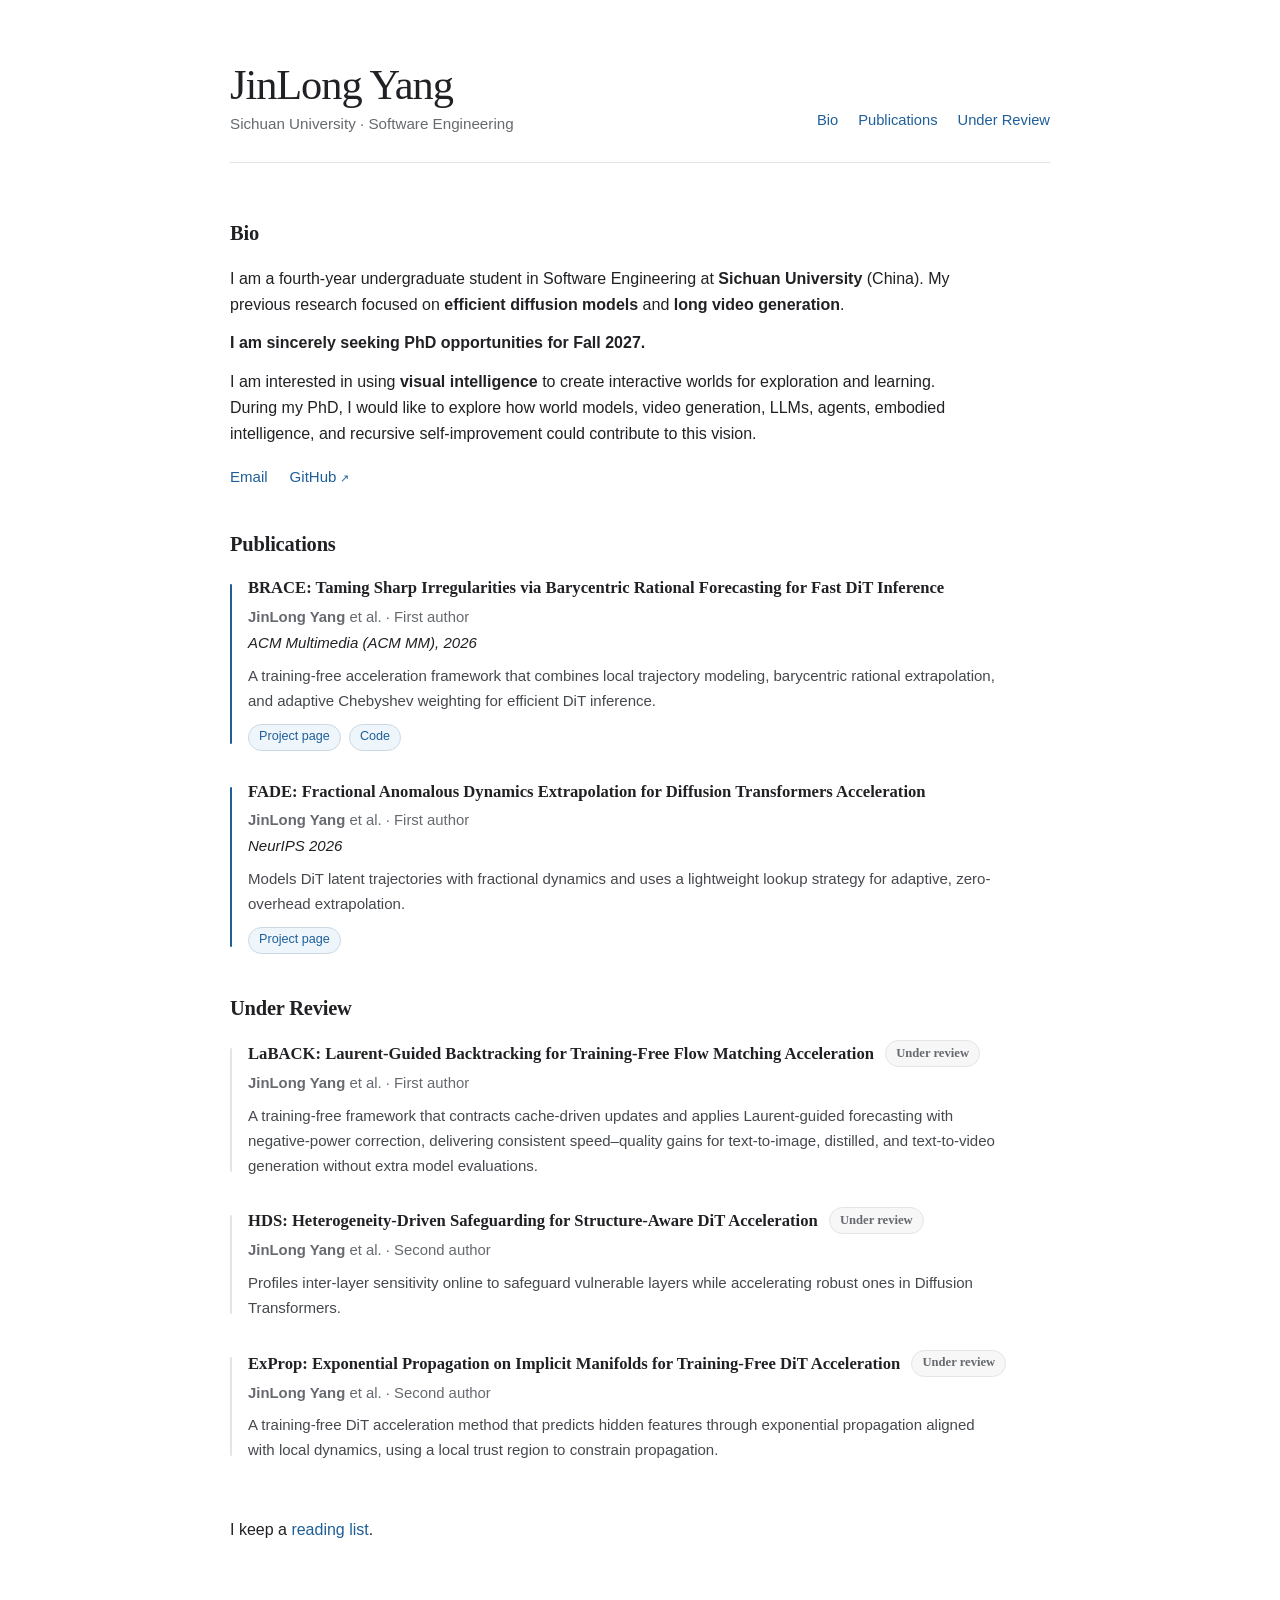
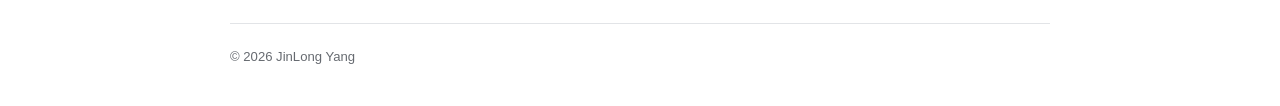
<file: index.html>
<!doctype html>
<html lang="en">
<head>
  <meta charset="utf-8">
  <meta name="viewport" content="width=device-width, initial-scale=1">
  <meta name="description" content="JinLong Yang — undergraduate researcher at Sichuan University, China, seeking PhD opportunities for Fall 2027. Research interests include visual intelligence, world models, and video generation.">
  <meta name="theme-color" content="#ffffff">
  <title>JinLong Yang</title>

  <link rel="stylesheet" href="styles.css">
</head>

<body>
  <div class="page">

    <header class="site-header">
      <div class="identity">
        <h1>JinLong Yang</h1>
        <p>Sichuan University · Software Engineering</p>
      </div>

      <nav class="site-nav" aria-label="Primary navigation">
        <a href="#bio">Bio</a>
        <a href="#publications">Publications</a>
        <a href="#under-review">Under Review</a>
      </nav>
    </header>

    <main>

      <!-- ================= BIO ================= -->

      <section id="bio" class="bio">
        <h2>Bio</h2>

        <p>
          I am a fourth-year undergraduate student in Software Engineering at
          <strong>Sichuan University</strong> (China). My previous research
          focused on <strong>efficient diffusion models</strong> and
          <strong>long video generation</strong>.
        </p>

        <p>
          <strong>I am sincerely seeking PhD opportunities for Fall 2027.</strong>
        </p>

        <p>
          I am interested in using <strong>visual intelligence</strong> to create
          interactive worlds for exploration and learning. During my PhD, I would
          like to explore how world models, video generation, LLMs, agents, embodied
          intelligence, and recursive self-improvement could contribute to this vision.
        </p>

        <div class="contact-links" aria-label="Contact links">
          <a href="mailto:2023141461083@stu.scu.edu.cn">Email</a>
          <a href="https://github.com/youngkinlon" target="_blank" rel="noreferrer">GitHub</a>
        </div>
      </section>


      <!-- ================= PUBLICATIONS ================= -->

      <section id="publications">
        <h2>Publications</h2>

        <div class="paper-list">

          <!-- BRACE -->

          <article class="paper publication">

            <h3 class="paper-title">
              BRACE: Taming Sharp Irregularities via Barycentric Rational Forecasting for Fast DiT Inference
            </h3>

            <p class="paper-authors">
              <strong>JinLong Yang</strong> et al. · First author
            </p>

            <p class="paper-venue">
              ACM Multimedia (ACM MM), 2026
            </p>

            <p class="paper-summary">
              A training-free acceleration framework that combines local
              trajectory modeling, barycentric rational extrapolation,
              and adaptive Chebyshev weighting for efficient DiT inference.
            </p>

            <div class="paper-links">
              <a
                href="https://youngkinlon.github.io/BRACE-Taming-Sharp-Irregularities-via-Barycentric-Rational-Forecasting-for-Fast-DiT-Inference/"
                target="_blank"
                rel="noreferrer"
              >
                Project page
              </a>
              <a
                href="https://github.com/youngkinlon/BRACE"
                target="_blank"
                rel="noreferrer"
              >
                Code
              </a>
            </div>

          </article>


          <!-- FADE: NeurIPS 2026 -->

          <article class="paper publication">

            <h3 class="paper-title">
              FADE: Fractional Anomalous Dynamics Extrapolation for Diffusion Transformers Acceleration
            </h3>

            <p class="paper-authors">
              <strong>JinLong Yang</strong> et al. · First author
            </p>

            <p class="paper-venue">
              NeurIPS 2026
            </p>

            <p class="paper-summary">
              Models DiT latent trajectories with fractional dynamics
              and uses a lightweight lookup strategy for adaptive,
              zero-overhead extrapolation.
            </p>

            <div class="paper-links">
              <a
                href="https://youngkinlon.github.io/fade-project-page/"
                target="_blank"
                rel="noreferrer"
              >
                Project page
              </a>
            </div>

          </article>

        </div>
      </section>


      <!-- ================= UNDER REVIEW ================= -->

      <section id="under-review">
        <h2>Under Review</h2>

        <div class="paper-list">

          <!-- LaBACK -->

          <article class="paper">

            <h3 class="paper-title">
              LaBACK: Laurent-Guided Backtracking for Training-Free Flow Matching Acceleration
              <span class="status">Under review</span>
            </h3>

            <p class="paper-authors">
              <strong>JinLong Yang</strong> et al. · First author
            </p>

            <p class="paper-summary">
              A training-free framework that contracts cache-driven updates
              and applies Laurent-guided forecasting with negative-power correction,
              delivering consistent speed–quality gains for text-to-image,
              distilled, and text-to-video generation without extra model evaluations.
            </p>

          </article>


          <!-- HDS -->

          <article class="paper">

            <h3 class="paper-title">
              HDS: Heterogeneity-Driven Safeguarding for Structure-Aware DiT Acceleration
              <span class="status">Under review</span>
            </h3>

            <p class="paper-authors">
              <strong>JinLong Yang</strong> et al. · Second author
            </p>

            <p class="paper-summary">
              Profiles inter-layer sensitivity online to safeguard vulnerable
              layers while accelerating robust ones in Diffusion Transformers.
            </p>

          </article>


          <!-- ExProp -->

          <article class="paper">

            <h3 class="paper-title">
              ExProp: Exponential Propagation on Implicit Manifolds for Training-Free DiT Acceleration
              <span class="status">Under review</span>
            </h3>

            <p class="paper-authors">
              <strong>JinLong Yang</strong> et al. · Second author
            </p>

            <p class="paper-summary">
              A training-free DiT acceleration method that predicts hidden features
              through exponential propagation aligned with local dynamics,
              using a local trust region to constrain propagation.
            </p>

          </article>

        </div>
      </section>

      <section aria-label="Reading list">
        <p>
          I keep a <a href="reading/">reading list</a>.
        </p>
      </section>

    </main>

    <footer>
      © 2026 JinLong Yang
    </footer>

  </div>
</body>
</html>
</file>
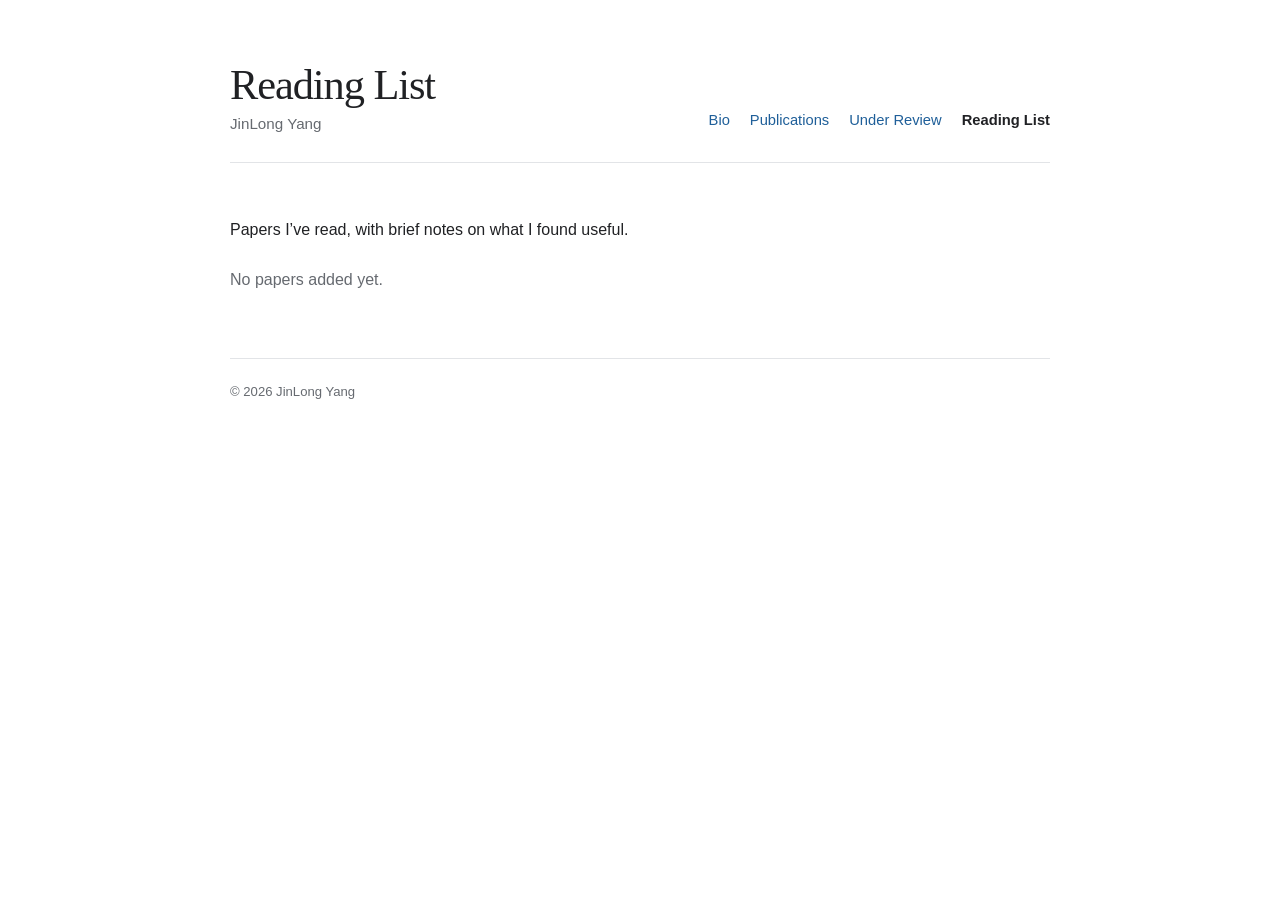
<file: reading/index.html>
<!doctype html>
<html lang="en">
<head>
  <meta charset="utf-8">
  <meta name="viewport" content="width=device-width, initial-scale=1">
  <meta name="description" content="Papers read by JinLong Yang, with short reading notes.">
  <meta name="theme-color" content="#ffffff">
  <title>Reading List | JinLong Yang</title>
  <link rel="stylesheet" href="../styles.css">
</head>
<body>
  <div class="page">
    <header class="site-header">
      <div class="identity">
        <h1>Reading List</h1>
        <p>JinLong Yang</p>
      </div>

      <nav class="site-nav" aria-label="Primary navigation">
        <a href="../#bio">Bio</a>
        <a href="../#publications">Publications</a>
        <a href="../#under-review">Under Review</a>
        <a href="./" aria-current="page">Reading List</a>
      </nav>
    </header>

    <main>
      <section aria-label="Papers I have read">
        <p class="reading-intro">Papers I’ve read, with brief notes on what I found useful.</p>

        <div class="paper-list">
          <!-- Copy the article below and paste it as HTML before the empty message.
               Add newer entries first. The notes and metadata are optional.
          <article class="paper">
            <h2 class="paper-title"><a href="PAPER_URL">Paper title</a></h2>
            <p class="paper-authors">Authors</p>
            <p class="paper-venue">Venue and year · Read <time datetime="YYYY-MM-DD">Month D, YYYY</time></p>
            <p class="paper-summary">What stood out and why it matters to my research.</p>
          </article>
          -->
          <p class="reading-empty">No papers added yet.</p>
        </div>
      </section>
    </main>

    <footer>
      © 2026 JinLong Yang
    </footer>
  </div>
</body>
</html>
</file>
<file: styles.css>
:root {
  --ink: #202124;
  --muted: #666a70;
  --line: #e2e4e7;
  --accent: #1f5f99;
  --accent-soft: #eef5fb;
  --page: #fff;
}

* { box-sizing: border-box; }
html { scroll-behavior: smooth; }

body {
  margin: 0;
  color: var(--ink);
  background: var(--page);
  font-family: "Helvetica Neue", Arial, sans-serif;
  font-size: 16px;
  line-height: 1.65;
  -webkit-font-smoothing: antialiased;
}

a {
  color: var(--accent);
  text-decoration: none;
  text-underline-offset: 3px;
}

a:hover,
a:focus-visible {
  text-decoration: underline;
}

a:focus-visible {
  outline: 2px solid var(--accent);
  outline-offset: 3px;
  border-radius: 2px;
}

.page {
  width: min(100% - 40px, 820px);
  margin: 0 auto;
}

.site-header {
  display: flex;
  align-items: flex-end;
  justify-content: space-between;
  gap: 32px;
  padding: 62px 0 26px;
  border-bottom: 1px solid var(--line);
}

.identity h1 {
  margin: 0 0 2px;
  font-family: Georgia, "Times New Roman", serif;
  font-size: clamp(2rem, 6vw, 2.65rem);
  font-weight: 500;
  line-height: 1.1;
  letter-spacing: -.025em;
}

.identity p {
  margin: 0;
  color: var(--muted);
  font-size: .95rem;
}

.site-nav {
  display: flex;
  flex-wrap: wrap;
  gap: 8px 20px;
  padding-bottom: 3px;
  font-size: .92rem;
  white-space: nowrap;
}

.site-nav [aria-current="page"] {
  color: var(--ink);
  font-weight: 600;
}

main {
  padding: 16px 0 64px;
}

section {
  padding-top: 38px;
  scroll-margin-top: 18px;
}

h2 {
  margin: 0 0 15px;
  font-family: Georgia, "Times New Roman", serif;
  font-size: 1.28rem;
  font-weight: 600;
  letter-spacing: -.01em;
}

.bio {
  max-width: 750px;
}

.bio p {
  margin: 0 0 12px;
}

.contact-links {
  display: flex;
  flex-wrap: wrap;
  gap: 9px 18px;
  margin-top: 17px;
  font-size: .94rem;
}

.contact-links a::after {
  content: "\2197";
  margin-left: 4px;
  font-size: .75em;
}

.contact-links a[href^="mailto"]::after {
  content: "";
}

.paper-list {
  display: grid;
  gap: 29px;
}

.paper {
  position: relative;
  padding-left: 18px;
}

.paper::before {
  content: "";
  position: absolute;
  top: .48em;
  bottom: .42em;
  left: 0;
  width: 2px;
  border-radius: 2px;
  background: var(--line);
}

.paper.publication::before {
  background: var(--accent);
}

.paper-title {
  margin: 0 0 4px;
  font-family: Georgia, "Times New Roman", serif;
  font-size: 1.04rem;
  font-weight: 600;
  line-height: 1.45;
}

.paper-authors,
.paper-venue,
.paper-summary {
  margin: 0;
}

.paper-authors {
  color: var(--muted);
  font-size: .93rem;
}

.paper-venue {
  margin-top: 2px;
  font-size: .94rem;
  font-style: italic;
}

.paper-summary {
  max-width: 750px;
  margin-top: 8px;
  color: #45484d;
  font-size: .94rem;
}

.paper-links {
  display: flex;
  flex-wrap: wrap;
  gap: 8px;
  margin-top: 10px;
}

.paper-links a,
.status {
  display: inline-flex;
  align-items: center;
  min-height: 27px;
  padding: 2px 10px;
  border: 1px solid #cbd8e4;
  border-radius: 999px;
  background: var(--accent-soft);
  font-size: .79rem;
  font-style: normal;
  line-height: 1.4;
}

.paper-links a:hover {
  background: #e2eef8;
  text-decoration: none;
}

.status {
  margin-left: 7px;
  border-color: var(--line);
  color: var(--muted);
  background: #f7f7f7;
  vertical-align: 2px;
}

.reading-intro {
  margin: 0 0 24px;
}

.reading-empty {
  margin: 0;
  color: var(--muted);
}

.reading-notes a {
  overflow-wrap: anywhere;
}

footer {
  padding: 22px 0 38px;
  border-top: 1px solid var(--line);
  color: var(--muted);
  font-size: .82rem;
}

@media (max-width: 620px) {
  .page {
    width: min(100% - 30px, 820px);
  }

  .site-header {
    align-items: flex-start;
    flex-direction: column;
    gap: 19px;
    padding-top: 38px;
  }

  .site-nav {
    width: 100%;
    column-gap: 18px;
  }

  main {
    padding-bottom: 50px;
  }

  section {
    padding-top: 31px;
  }
}

@media (prefers-reduced-motion: reduce) {
  html {
    scroll-behavior: auto;
  }
}
</file>
